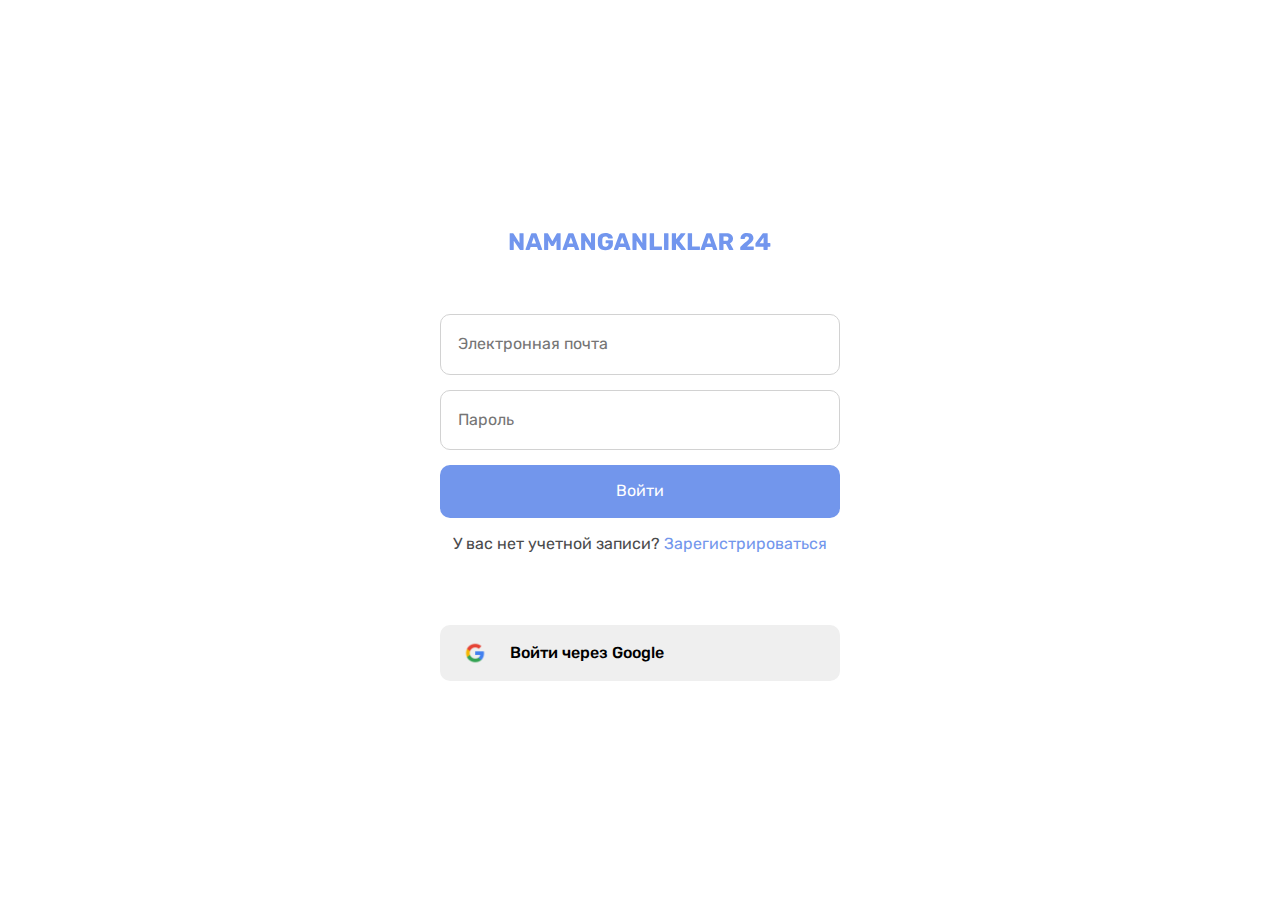
<file: pages/login.html>
<!DOCTYPE html>
<html lang="en">
  <head>
    <meta charset="UTF-8" />
    <meta name="viewport" content="width=device-width, initial-scale=1.0" />
    <link
      rel="shortcut icon"
      href="../images/favicon.svg"
      type="image/x-icon"
    />
    <link rel="stylesheet" href="../css/main.min.css" />
    <title>Namanganliklar | Войти</title>
  </head>
  <body>
    <main class="main">
      <section class="login">
        <div class="login__container container">
          <img src="../images/logo.svg" alt="" class="login__logo" />
          <form action="../index.html" class="login__form">
            <input
              type="text"
              class="login__input"
              placeholder="Электронная почта"
            />
            <input type="password" class="login__input" placeholder="Пароль" />
            <button class="login__btn btn">Войти</button>
          </form>
          <p class="login__desc">
            У вас нет учетной записи?
            <a href="./register.html">Зарегистрироваться</a>
          </p>
          <button class="google-with btn">
            <img
              src="../images/google.png"
              alt=""
              class="google-with__icon"
              width="30"
            />
            <span class="google-with__title">Войти через Google </span>
          </button>
        </div>
      </section>
    </main>
  </body>
</html>
</file>
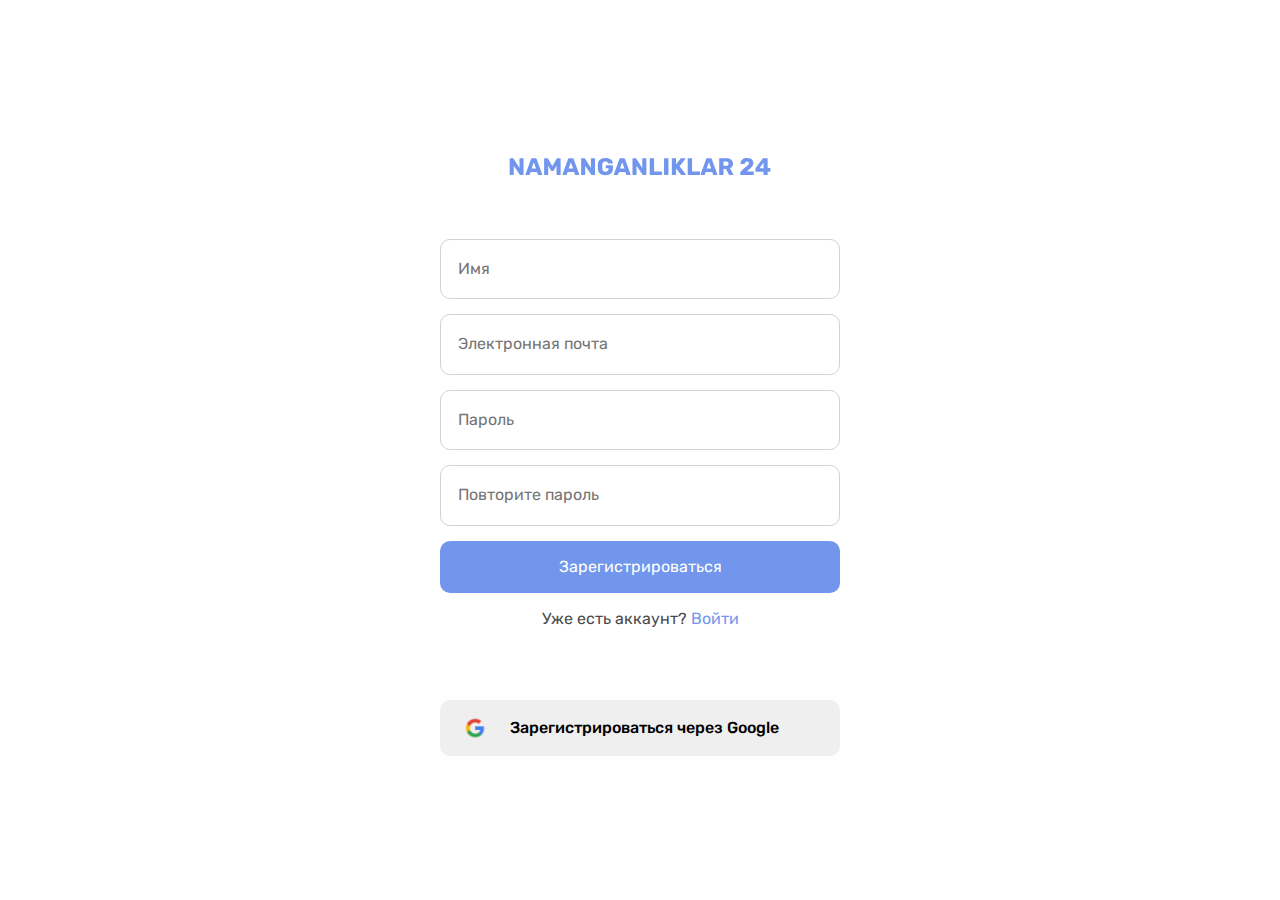
<file: pages/register.html>
<!DOCTYPE html>
<html lang="ru">
  <head>
    <meta charset="UTF-8" />
    <meta name="viewport" content="width=device-width, initial-scale=1.0" />
    <link
      rel="shortcut icon"
      href="../images/favicon.svg"
      type="image/x-icon"
    />
    <link rel="stylesheet" href="../css/main.min.css" />
    <title>Namanganliklar | Регистрация</title>
  </head>
  <body>
    <main class="main">
      <section class="login">
        <div class="login__container container">
          <img src="../images/logo.svg" alt="" class="login__logo" />
          <form action="../index.html" class="login__form">
            <input type="text" class="login__input" placeholder="Имя" />
            <input
              type="email"
              class="login__input"
              placeholder="Электронная почта"
            />
            <input type="password" class="login__input" placeholder="Пароль" />
            <input
              type="password"
              class="login__input"
              placeholder="Повторите пароль"
            />
            <button class="login__btn btn">Зарегистрироваться</button>
          </form>
          <p class="login__desc">
            Уже есть аккаунт?
            <a href="./login.html">Войти</a>
          </p>
          <button class="google-with btn">
            <img
              src="../images/google.png"
              alt=""
              class="google-with__icon"
              width="30"
            />
            <span class="google-with__title"
              >Зарегистрироваться через Google</span
            >
          </button>
        </div>
      </section>
    </main>
  </body>
</html>
</file>
<file: css/main.min.css>
/*! normalize.css v8.0.1 | MIT License | github.com/necolas/normalize.css */html{line-height:1.15;-webkit-text-size-adjust:100%}body{margin:0}main{display:block}h1{font-size:2em;margin:.67em 0}hr{-webkit-box-sizing:content-box;box-sizing:content-box;height:0;overflow:visible}pre{font-family:monospace,monospace;font-size:1em}a{background-color:rgba(0,0,0,0)}abbr[title]{border-bottom:none;text-decoration:underline;-webkit-text-decoration:underline dotted;text-decoration:underline dotted}b,strong{font-weight:bolder}code,kbd,samp{font-family:monospace,monospace;font-size:1em}small{font-size:80%}sub,sup{font-size:75%;line-height:0;position:relative;vertical-align:baseline}sub{bottom:-0.25em}sup{top:-0.5em}img{border-style:none}button,input,optgroup,select,textarea{font-family:inherit;font-size:100%;line-height:1.15;margin:0}button,input{overflow:visible}button,select{text-transform:none}button,[type=button],[type=reset],[type=submit]{-webkit-appearance:button}button::-moz-focus-inner,[type=button]::-moz-focus-inner,[type=reset]::-moz-focus-inner,[type=submit]::-moz-focus-inner{border-style:none;padding:0}button:-moz-focusring,[type=button]:-moz-focusring,[type=reset]:-moz-focusring,[type=submit]:-moz-focusring{outline:1px dotted ButtonText}fieldset{padding:.35em .75em .625em}legend{-webkit-box-sizing:border-box;box-sizing:border-box;color:inherit;display:table;max-width:100%;padding:0;white-space:normal}progress{vertical-align:baseline}textarea{overflow:auto}[type=checkbox],[type=radio]{-webkit-box-sizing:border-box;box-sizing:border-box;padding:0}[type=number]::-webkit-inner-spin-button,[type=number]::-webkit-outer-spin-button{height:auto}[type=search]{-webkit-appearance:textfield;outline-offset:-2px}[type=search]::-webkit-search-decoration{-webkit-appearance:none}::-webkit-file-upload-button{-webkit-appearance:button;font:inherit}details{display:block}summary{display:list-item}template{display:none}[hidden]{display:none}@font-face{font-display:swap;font-family:"Rubik";font-style:normal;font-weight:400;src:url("../fonts/rubik-v28-cyrillic_latin-regular.woff2") format("woff2")}@font-face{font-display:swap;font-family:"Rubik";font-style:normal;font-weight:500;src:url("../fonts/rubik-v28-cyrillic_latin-500.woff2") format("woff2")}@font-face{font-display:swap;font-family:"Rubik";font-style:normal;font-weight:600;src:url("../fonts/rubik-v28-cyrillic_latin-600.woff2") format("woff2")}@font-face{font-display:swap;font-family:"Rubik";font-style:normal;font-weight:700;src:url("../fonts/rubik-v28-cyrillic_latin-700.woff2") format("woff2")}*,*::after,*::before{margin:0;padding:0;-webkit-box-sizing:border-box;box-sizing:border-box;-webkit-transition:.3s;transition:.3s}html{height:100%;font-size:62.5%;scroll-behavior:smooth}ul,ol{list-style:none}a{text-decoration:none;display:inline-block}img{display:-webkit-box;display:-ms-flexbox;display:flex;-o-object-fit:cover;object-fit:cover}body{height:100%;display:-webkit-box;display:-ms-flexbox;display:flex;-webkit-box-orient:vertical;-webkit-box-direction:normal;-ms-flex-direction:column;flex-direction:column;color:#4a4b4c;font-family:"Rubik";font-size:1.6rem;font-style:normal;font-weight:400;line-height:137.5%}h1{margin:0}main{-webkit-box-flex:1;-ms-flex-positive:1;flex-grow:1}.container{width:100%;max-width:1260px;margin-left:auto;margin-right:auto;padding-left:30px;padding-right:30px}.btn{padding:1.3rem 2rem;border-radius:10px;border:none;color:#fff}.btn:active{opacity:.8}#active{color:#7296ec;position:relative}#active::after{content:"";display:inline-block;position:absolute;left:0;bottom:-8px;width:100%;height:2px;background:#7296ec}input{display:inline-block}.switch{position:relative;display:inline-block;width:60px;height:34px}.switch input{opacity:0;width:0;height:0}.slider{position:absolute;cursor:pointer;top:0;left:0;right:0;bottom:0;background-color:#ccc;-webkit-transition:.4s;transition:.4s}.slider:before{position:absolute;content:"";height:26px;width:26px;left:4px;bottom:4px;background-color:#fff;-webkit-transition:.4s;transition:.4s}input:checked+.slider{background-color:#2196f3}input:focus+.slider{-webkit-box-shadow:0 0 1px #2196f3;box-shadow:0 0 1px #2196f3}input:checked+.slider:before{-webkit-transform:translateX(26px);transform:translateX(26px)}.slider.round{border-radius:34px}.slider.round:before{border-radius:50%}.world-news{margin-bottom:10rem}.world-news__title{color:#000;font-family:Rubik;font-size:2.4rem;font-style:normal;font-weight:500;line-height:normal;margin-bottom:2rem}.world-news-and-lates-news__wrapper{display:-webkit-box;display:-ms-flexbox;display:flex;gap:1rem}.world-news__container{-webkit-box-flex:1;-ms-flex-positive:1;flex-grow:1;display:-webkit-box;display:-ms-flexbox;display:flex;-webkit-box-orient:vertical;-webkit-box-direction:normal;-ms-flex-direction:column;flex-direction:column;gap:1rem}.world-news__card{padding:2rem;background-color:#f6f6f6;border-radius:15px;display:-webkit-box;display:-ms-flexbox;display:flex;gap:15px}.world-news__card:hover .world-news__card__title{color:#7296ec}.world-news__card__image{border-radius:10px}.world-news__card__title{max-width:535px;color:#000;font-family:Rubik;font-size:2rem;font-style:normal;font-weight:500;line-height:130%;margin-bottom:1rem}.world-news__card__desc{margin-bottom:2rem;max-width:535px}.see-more-btn{background-color:#f6f6f6;color:#000;font-family:Rubik;font-size:16px;font-style:normal;font-weight:500;line-height:normal}.see-more-btn:hover{cursor:pointer;background-color:#7296ec;color:#fff}.latest-news__container{padding:2rem;background-color:#f6f6f6;border-radius:15px}.latest-news__title{color:#000;font-family:Rubik;font-size:2.4rem;font-style:normal;font-weight:500;line-height:normal}.latest-news__item{padding-top:2rem;padding-bottom:2rem;border-bottom:1px solid #d2d2d2;cursor:pointer}.latest-news__item:hover .latest-news__item__title{color:#7296ec}.latest-news__item__title{max-width:356px;color:#000;font-family:Rubik;font-size:1.8rem;font-style:normal;font-weight:500;line-height:24px}.latest-news__author{color:#5e5f61;font-family:Rubik;font-size:1.3rem;font-style:normal;font-weight:400;line-height:normal}.advertsiting{margin-top:1rem}.advertsiting__image{border-radius:15px}.footer{background-color:#7296ec;padding-top:4rem;padding-bottom:4rem}.footer__container{max-width:988px}.site-logo img{-o-object-fit:contain;object-fit:contain}.footer__wrapper{margin-top:1.5rem;margin-bottom:3rem;display:-webkit-box;display:-ms-flexbox;display:flex;-webkit-box-pack:justify;-ms-flex-pack:justify;justify-content:space-between}.footer__desc{max-width:229px;color:#fff;font-family:Rubik;font-size:1.2rem;font-style:normal;font-weight:400;line-height:158.33%}.footer__nav{display:-webkit-box;display:-ms-flexbox;display:flex;gap:10rem}.footer__list{display:-webkit-box;display:-ms-flexbox;display:flex;-webkit-box-orient:vertical;-webkit-box-direction:normal;-ms-flex-direction:column;flex-direction:column;gap:2rem}.footer__link{color:#fff;font-family:Rubik;font-size:1.6rem;font-style:normal;font-weight:500;line-height:normal}.footer__end{padding-top:2rem;border-top:1px solid #cecece;display:-webkit-box;display:-ms-flexbox;display:flex;-webkit-box-align:center;-ms-flex-align:center;align-items:center;-webkit-box-pack:justify;-ms-flex-pack:justify;justify-content:space-between}.footer__end__title{max-width:161px;color:#fff;font-family:Rubik;font-size:18px;font-style:normal;font-weight:500;line-height:23px}.footer__end__social-icons-wrapper{display:-webkit-box;display:-ms-flexbox;display:flex;-webkit-box-align:center;-ms-flex-align:center;align-items:center;gap:2.5rem}.footer__end__social-icon:hover{cursor:pointer;opacity:.7}.header{margin-bottom:5rem}.header__container{background-color:#f6f6f6;padding-top:3rem;padding-bottom:3rem}.header__container .container{display:-webkit-box;display:-ms-flexbox;display:flex}.site-logo{margin-right:3.5rem}.header__currency{margin-right:auto;display:-webkit-box;display:-ms-flexbox;display:flex;-webkit-box-align:center;-ms-flex-align:center;align-items:center;gap:2.5rem}.currency{color:#555}.currency span{font-weight:700;color:#2959ce}.header__searching{padding:1.5rem 4.1rem 1.3rem 4.1rem;border-radius:60px;background-color:#fff;border:none;background-image:url("../images/search-icon.svg");background-repeat:no-repeat;background-position:left 17.5px top 15.5px;margin-right:2.5rem}.header__searching:focus{outline:none}.header__togle-btn{-o-object-fit:contain;object-fit:contain;margin-right:2.5rem}.header__btn{background-color:#7296ec}.header__btn:hover{background-color:#f78b3b}.header__navigation{margin-bottom:4rem}.header__nav-list{display:-webkit-box;display:-ms-flexbox;display:flex;-webkit-box-align:center;-ms-flex-align:center;align-items:center;-webkit-box-pack:justify;-ms-flex-pack:justify;justify-content:space-between;border-bottom:1px solid #d1d1d1;padding-top:3rem;padding-bottom:2rem}.header__nav-link{color:#7f7f7f;text-align:center;font-size:18px;font-style:normal;font-weight:500;line-height:normal;position:relative;display:inline-block}.header__nav-link::after{content:"";position:absolute;left:0;bottom:-8px;width:0%;height:2px;background:#7296ec;-webkit-transition:width .3s ease;transition:width .3s ease}.header__nav-link:hover{color:#7296ec}.header__nav-link:hover::after{width:100%}.header-advertising__container swiper-slide{width:100%;border-radius:8px;display:-webkit-box;display:-ms-flexbox;display:flex;-webkit-box-align:stretch;-ms-flex-align:stretch;align-items:stretch;overflow:hidden}.advertising__image{width:100%;border-radius:8px}.hero__news-cards-wrapper{display:-webkit-box;display:-ms-flexbox;display:flex;-webkit-box-pack:center;-ms-flex-pack:center;justify-content:center;-ms-flex-wrap:wrap;flex-wrap:wrap;gap:1rem}.news-card__col-wrapper{display:-webkit-box;display:-ms-flexbox;display:flex;-webkit-box-orient:vertical;-webkit-box-direction:normal;-ms-flex-direction:column;flex-direction:column;gap:1rem}.news-card{padding:2rem 1.5rem 1.5rem;background-color:#f6f6f6;border-radius:15px;cursor:pointer}.news-card:hover .news-card__title{color:#7296ec}.news-card__title{color:#000;font-family:Rubik;font-size:2rem;font-style:normal;font-weight:500;line-height:130%;max-width:358px;margin-bottom:1rem}.news-card__desc{max-width:346px;color:#4a4b4c;margin-bottom:1.5rem}.news-card__image{border-radius:10px;margin-bottom:1.5rem}.author{display:-webkit-box;display:-ms-flexbox;display:flex;-webkit-box-align:center;-ms-flex-align:center;align-items:center;gap:1rem}.author__image{border-radius:5px}.notification{margin-top:4rem;margin-bottom:6rem}.notification__container{margin-left:7.45rem;margin-right:7.45rem;background-image:url("../images/ntfn-bg.svg");background-repeat:no-repeat;background-size:cover;display:-webkit-box;display:-ms-flexbox;display:flex;-webkit-box-align:center;-ms-flex-align:center;align-items:center;-webkit-box-pack:justify;-ms-flex-pack:justify;justify-content:space-between;padding:2.4rem 7.1rem 2.4rem 2.9rem;border-radius:12px}.notification__title{max-width:404px;color:#000;font-family:Rubik;font-size:2rem;font-style:normal;font-weight:500;line-height:130%}.notification__btn{background-color:#f78b3b}.notification__btn:hover{background-color:#7296ec;cursor:pointer}.detail__container{margin-bottom:10rem}.detail__content-wrapper{display:-webkit-box;display:-ms-flexbox;display:flex;gap:1rem}.detail__conent{-webkit-box-flex:1;-ms-flex-positive:1;flex-grow:1}.detail__title{margin-top:3rem;margin-bottom:2rem;max-width:797px;color:#000;font-family:Rubik;font-size:2.6rem;font-style:normal;font-weight:500;line-height:138.462%}.detail__image{border-radius:13px;width:100%;margin-bottom:2.5rem}.detail__desc{display:-webkit-box;display:-ms-flexbox;display:flex;-webkit-box-orient:vertical;-webkit-box-direction:normal;-ms-flex-direction:column;flex-direction:column;gap:2.5rem;max-width:797px;padding-bottom:5rem;border-bottom:1px solid #d2d2d2;margin-bottom:6rem}.detail__title{color:#000;font-family:Rubik;font-size:2.4rem;font-style:normal;font-weight:500;line-height:normal;margin-bottom:2rem}.detail__card__list{display:-webkit-box;display:-ms-flexbox;display:flex;-webkit-box-align:stretch;-ms-flex-align:stretch;align-items:stretch;-webkit-box-pack:justify;-ms-flex-pack:justify;justify-content:space-between}.detail__card__item{background-color:#f6f6f6;border-radius:15px;padding:2rem 1.8rem 1.5rem 1.7rem;cursor:pointer}.detail__card__item:hover .detail__card__item__title{color:#7296ec}.detail__card__item__title{color:#000;font-family:Rubik;font-size:2rem;font-style:normal;font-weight:500;line-height:130%;max-width:338px;margin-bottom:1rem}.detail__card__item__desc{color:#4a4b4c;max-width:346px;line-height:137.5%;margin-bottom:2rem}.write{margin-bottom:10rem}.write__container{display:-webkit-box;display:-ms-flexbox;display:flex;-webkit-box-align:start;-ms-flex-align:start;align-items:start;gap:10px}.write__form{-webkit-box-flex:1;-ms-flex-positive:1;flex-grow:1;display:-webkit-box;display:-ms-flexbox;display:flex;-webkit-box-orient:vertical;-webkit-box-direction:normal;-ms-flex-direction:column;flex-direction:column;gap:10px}.write__form .input-wrapper{display:-webkit-box;display:-ms-flexbox;display:flex;-webkit-box-align:center;-ms-flex-align:center;align-items:center;gap:10px}.write__input{padding:1.8rem 2rem;width:100%;border-radius:10px;border:1px solid rgba(0,0,0,.2)}.write__textarea{-webkit-transition:0s;transition:0s;padding:1.8rem 2rem;width:100%;max-width:696px;min-height:180px;border-radius:10px;border:1px solid rgba(0,0,0,.2)}.write__btn{margin-left:auto;background-color:#7296ec}.write__addess{width:100%;max-width:494px;height:auto;padding:2rem 2.5rem;border-radius:10px;background-color:#f6f6f6}.write__address__item{padding-top:2rem;padding-bottom:2rem;border-bottom:1px solid #d2d2d2}.write__address__item:nth-child(3){border:none}.write__address__item__key{color:#000;font-family:Rubik;font-size:20px;font-style:normal;font-weight:500;line-height:normal;margin-bottom:.7rem}.login{display:-webkit-box;display:-ms-flexbox;display:flex;-webkit-box-align:center;-ms-flex-align:center;align-items:center;height:100%}.login__container{display:-webkit-box;display:-ms-flexbox;display:flex;-webkit-box-orient:vertical;-webkit-box-direction:normal;-ms-flex-direction:column;flex-direction:column;-webkit-box-align:center;-ms-flex-align:center;align-items:center;-webkit-box-pack:center;-ms-flex-pack:center;justify-content:center}.login__logo{margin-bottom:5rem}.login__form{width:100%;height:auto;max-width:400px;display:-webkit-box;display:-ms-flexbox;display:flex;-webkit-box-align:center;-ms-flex-align:center;align-items:center;-webkit-box-orient:vertical;-webkit-box-direction:normal;-ms-flex-direction:column;flex-direction:column;gap:1.5rem}.login__input{width:100%;padding:2rem 1.7rem;border-radius:10px;border:1px solid #d2d2d2}.login__input:focus{outline-color:#7296ec}.login__btn{width:100%;padding-top:1.7rem;padding-bottom:1.7rem;background-color:#7296ec}.google-with{margin-top:7rem;width:100%;max-width:400px;display:-webkit-box;display:-ms-flexbox;display:flex;-webkit-box-align:center;-ms-flex-align:center;align-items:center}.google-with:hover{cursor:pointer}.google-with__title{color:#000;font-family:Rubik;font-size:1.6rem;font-style:normal;font-weight:500;line-height:normal;margin-left:2rem}.login__desc{margin-top:1.5rem}.login__desc a{color:#7296ec}/*# sourceMappingURL=main.min.css.map */
</file>
